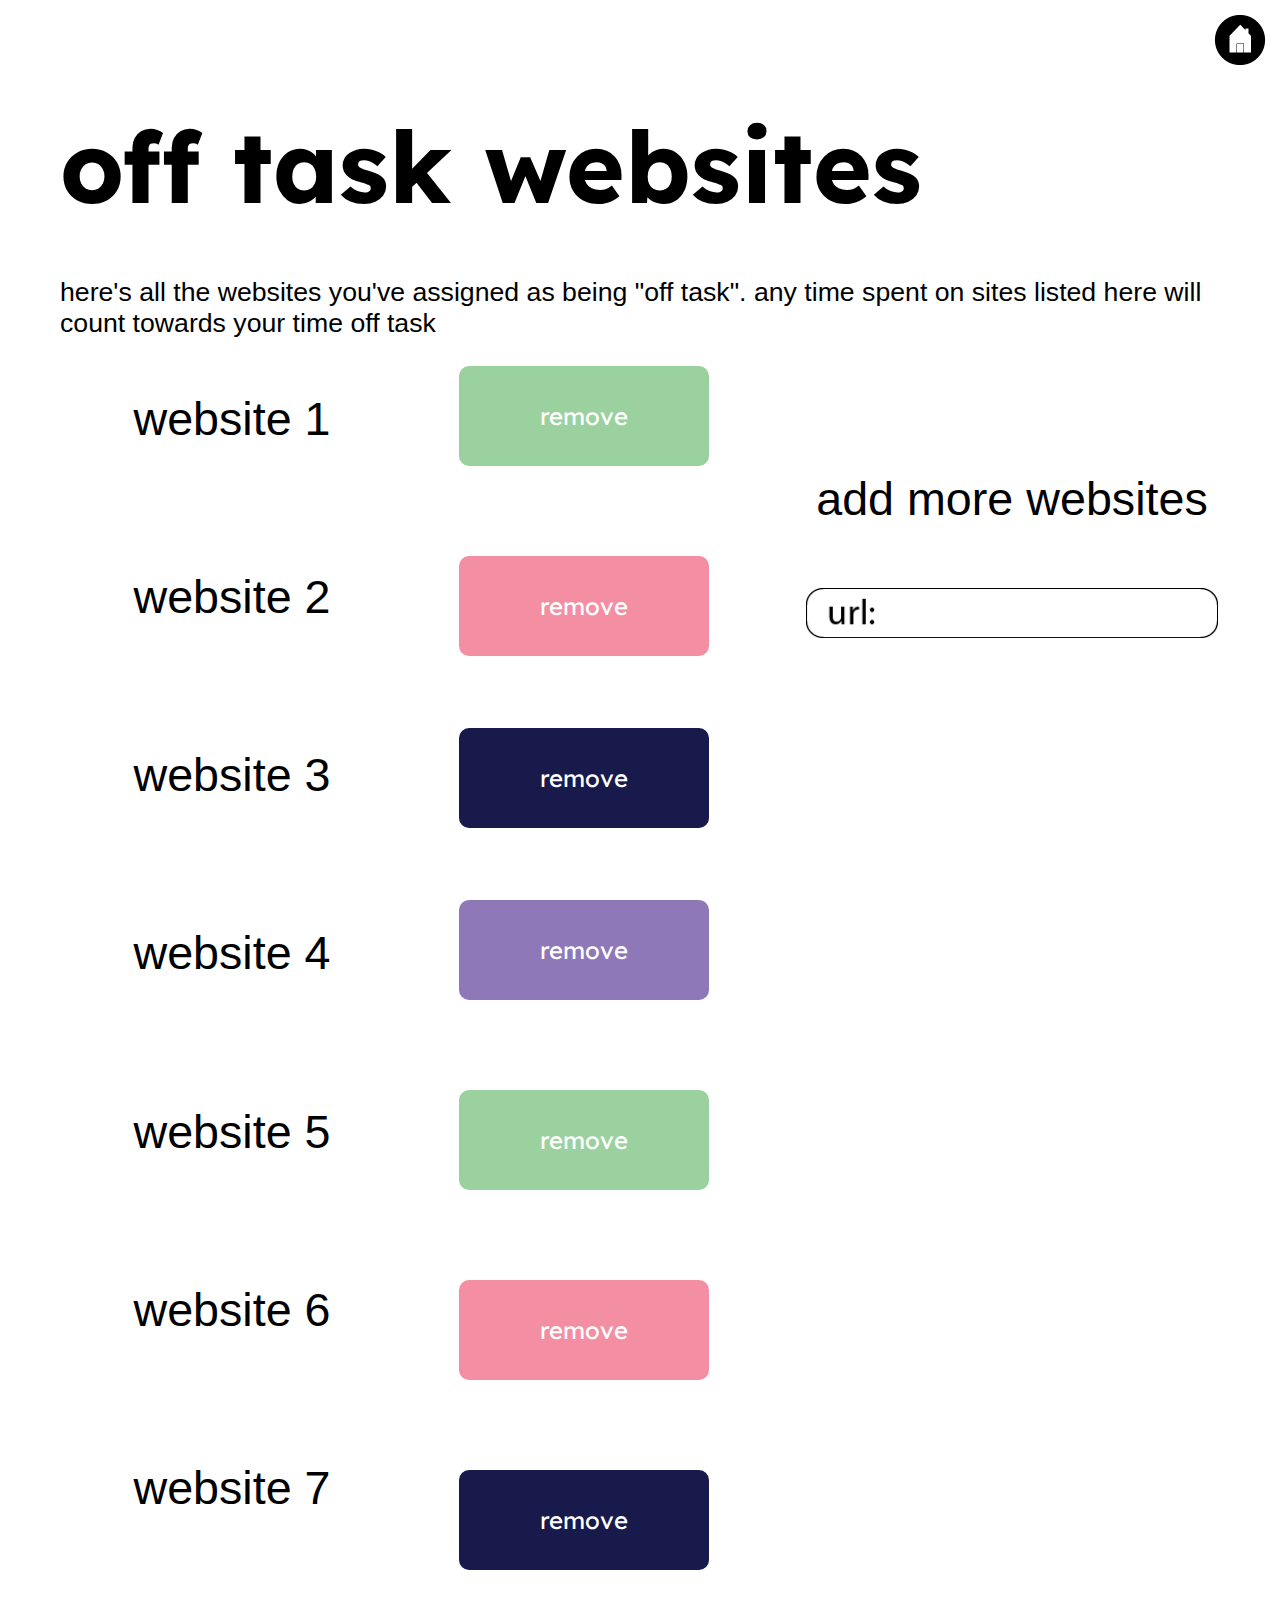
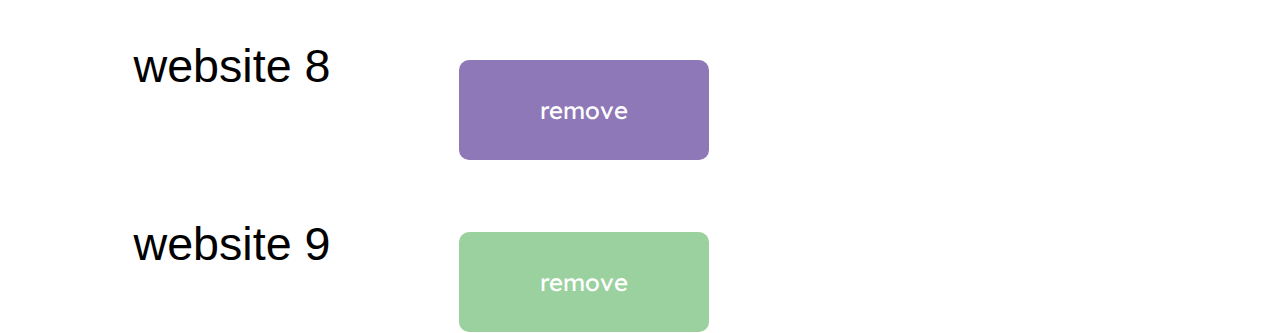
<file: blacklisted-sites.html>
<!DOCTYPE html>  <!-- it's an html doctument -->
<html lang="en">  <!-- the language is english -->
<head>
    <meta charset="UTF-8">
    <meta http-equiv="X-UA-Compatible" content="IE=edge">
    <meta name="viewport" content="width=device-width, initial-scale=1.0">
    <title>friends</title>

      <!-- additional fonts -->
      <link rel="preconnect" href="https://fonts.googleapis.com"> 
      <link rel="preconnect" href="https://fonts.gstatic.com" crossorigin> 
      <link href="https://fonts.googleapis.com/css2?family=Alfa+Slab+One&display=swap" rel="stylesheet"> <!--'Alfa Slab One' -->

      <link rel="preconnect" href="https://fonts.googleapis.com"> 
      <link rel="preconnect" href="https://fonts.gstatic.com" crossorigin> 
      <link href="https://fonts.googleapis.com/css2?family=Cormorant+SC:wght@700&display=swap" rel="stylesheet"> <!-- font-family: 'Cormorant SC', serif-->
      
      <link rel="preconnect" href="https://fonts.googleapis.com"> 
      <link rel="preconnect" href="https://fonts.gstatic.com" crossorigin> 
      <link href="https://fonts.googleapis.com/css2?family=Lexend:wght@300;500&display=swap" rel="stylesheet">  <!-- Lexend font  font-family: 'Lexend', sans-serif; -->

      <!-- changhing the space between lines-->
      <link rel="stylesheet" href = "css/style.css" >

</head>

<body>
    <header> 
        <nav> </nav>
        <nav>
          <a href="index.html"> <img src="img/home-button.png" alt="home button" style="width:50px; height:50px;"> </a> </nav>
    </header>
      <main> 
          <section class="fade-in"> <h1>off task websites</h1> </section>
          <section class="fade-in"> <p>here's all the websites you've assigned as being "off task". any time spent on sites listed here will count towards your time off task</p> </section>
          <section class="fade-in">
            <h4>website 1</h4>
            <h4>website 2</h4>
            <h4>website 3 </h4>
            <h4>website 4</h4>
            <h4>website 5</h4>
            <h4>website 6</h4>
            <h4>website 7</h4>
            <h4>website 8</h4>
            <h4>website 9</h4>
        </section>
         <section class="fade-in">
            <br>
            <br>
        <button type="button" style="background-color:#9BD19F">remove</button>
        <br>
        <br>
        <br>
        <br>
        <br>
        <button type="button" style="background-color:#F48EA2">remove</button>
        <br>
        <br>
        <br>
        <br>
        <button type="button" style="background-color:#171a4b">remove</button>
        <br>
        <br>
        <br>
        <br>
        <button type="button" style="background-color:#8E78B7">remove</button>
        <br>
        <br>
        <br>
        <br>
        <br>
        <button type="button" style="background-color:#9BD19F">remove</button>
        <br>
        <br>
        <br>
        <br>
        <br>
        <button type="button" style="background-color:#F48EA2">remove</button>
        <br>
        <br>
        <br>
        <br>
        <br>
        <button type="button" style="background-color:#171a4b">remove</button>
        <br>
        <br>
        <br>
        <br>
        <br>
        <button type="button" style="background-color:#8E78B7">remove</button>
        <br>
        <br>
        <br>
        <br>
        <button type="button" style="background-color:#9BD19F">remove</button>
    </section>
         <section class="fade-in"> 
            <h4>add more websites</h4>
            <img src="img/url.png" alt="email address" style="height:50px;">
        </section>
         <section class="fade-in"> </section>
      </main>
  </body>
  </html>
</file>
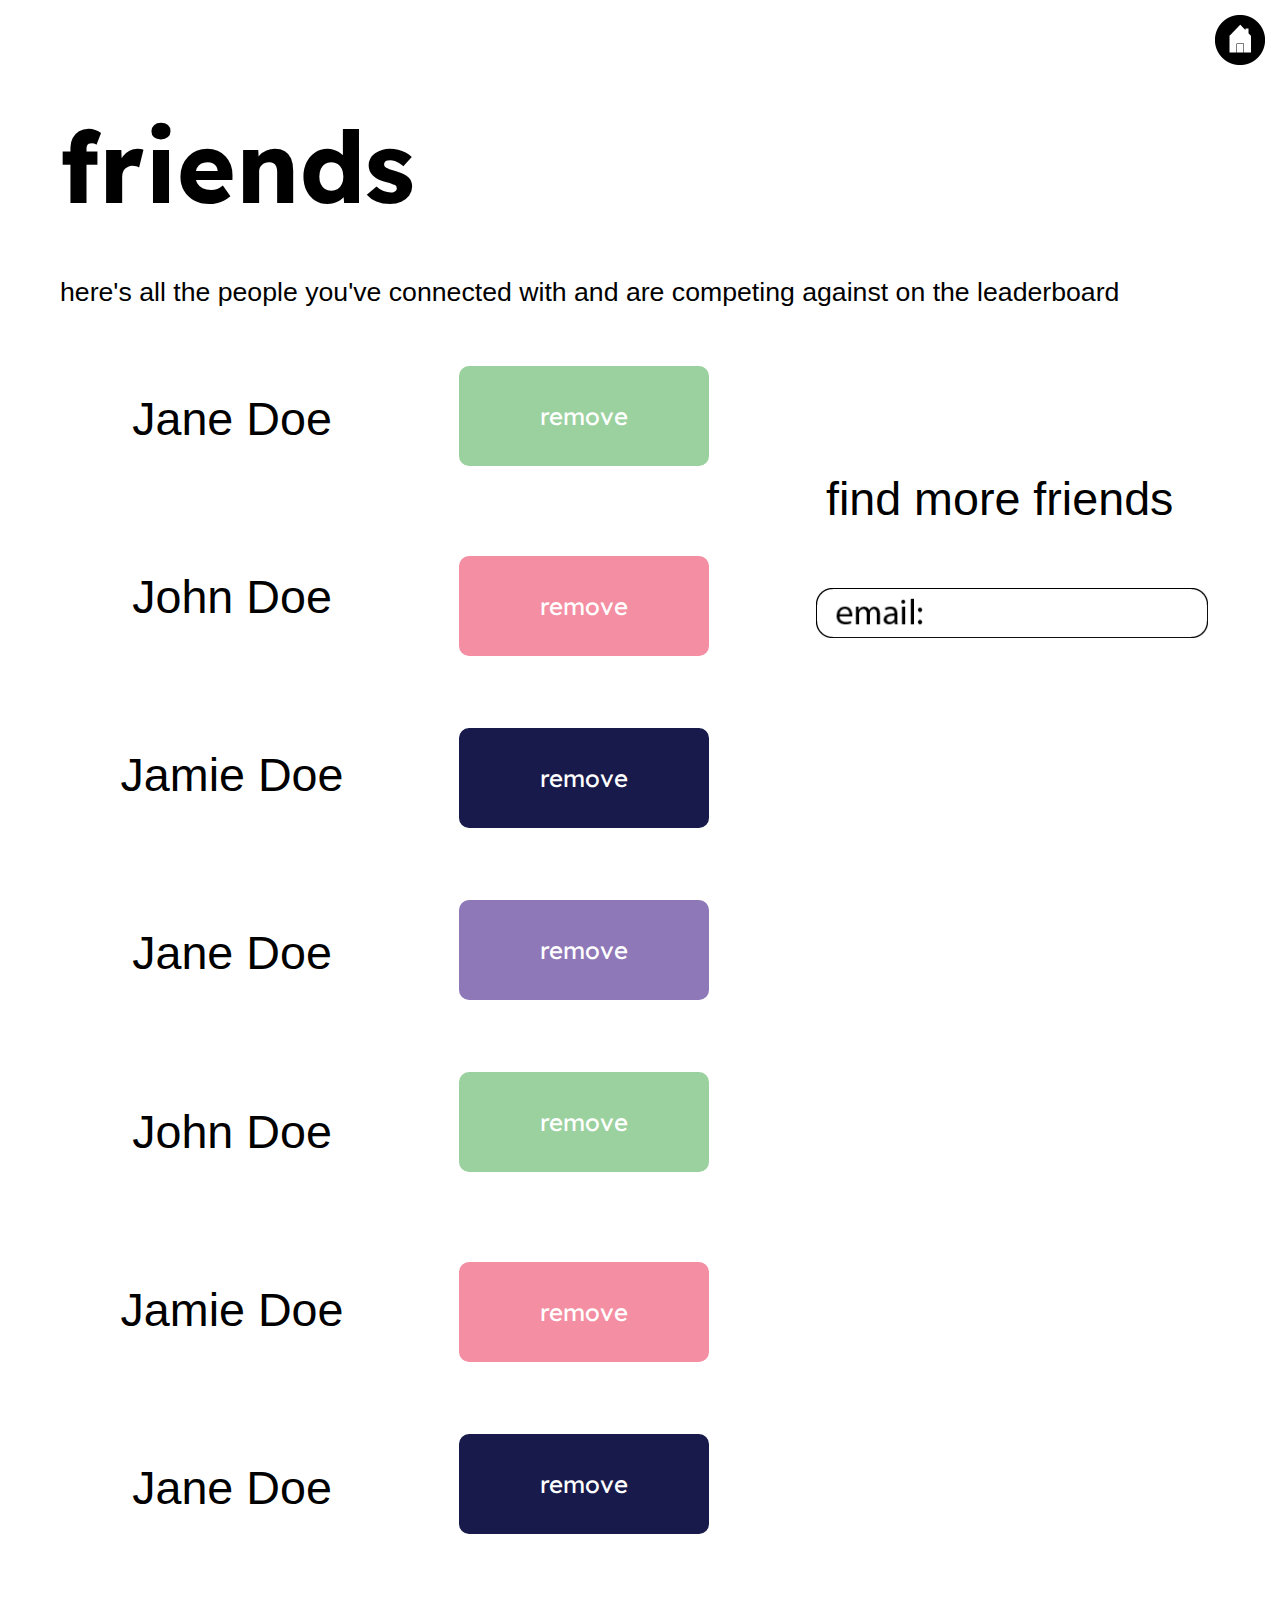
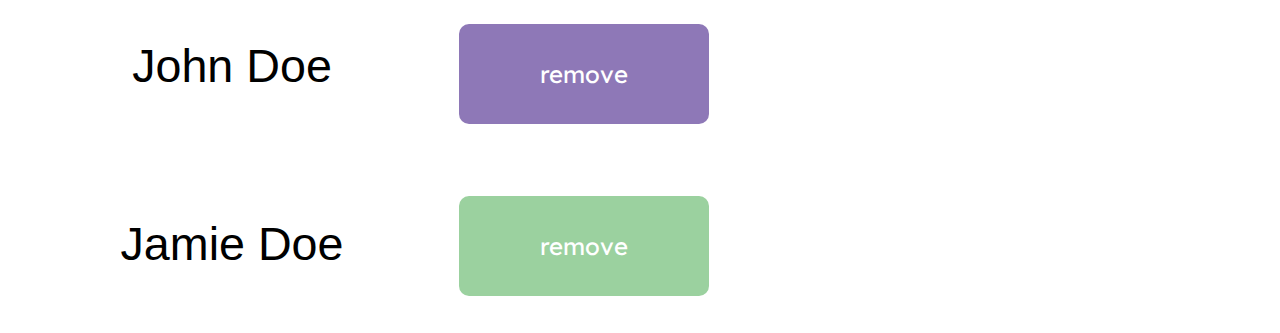
<file: friends.html>
<!DOCTYPE html>  <!-- it's an html doctument -->
<html lang="en">  <!-- the language is english -->
<head>
    <meta charset="UTF-8">
    <meta http-equiv="X-UA-Compatible" content="IE=edge">
    <meta name="viewport" content="width=device-width, initial-scale=1.0">
    <title>friends</title>

      <!-- additional fonts -->
      <link rel="preconnect" href="https://fonts.googleapis.com"> 
      <link rel="preconnect" href="https://fonts.gstatic.com" crossorigin> 
      <link href="https://fonts.googleapis.com/css2?family=Alfa+Slab+One&display=swap" rel="stylesheet"> <!--'Alfa Slab One' -->

      <link rel="preconnect" href="https://fonts.googleapis.com"> 
      <link rel="preconnect" href="https://fonts.gstatic.com" crossorigin> 
      <link href="https://fonts.googleapis.com/css2?family=Cormorant+SC:wght@700&display=swap" rel="stylesheet"> <!-- font-family: 'Cormorant SC', serif-->
      
      <link rel="preconnect" href="https://fonts.googleapis.com"> 
      <link rel="preconnect" href="https://fonts.gstatic.com" crossorigin> 
      <link href="https://fonts.googleapis.com/css2?family=Lexend:wght@300;500&display=swap" rel="stylesheet">  <!-- Lexend font  font-family: 'Lexend', sans-serif; -->

      <!-- changhing the space between lines-->
      <link rel="stylesheet" href = "css/style.css" >

</head>

<body>
    <header> 
        <nav> </nav>
        <nav>
          <a href="index.html"> <img src="img/home-button.png" alt="home button" style="width:50px; height:50px;"> </a> </nav>
    </header>
      <main> 
          <section class="fade-in"> <h1>friends</h1> </section>
          <section class="fade-in"> <p>here's all the people you've connected with and are competing against on the leaderboard</p> </section>
          <section class="fade-in">
            <h4>Jane Doe</h4>
            <h4>John Doe</h4>
            <h4>Jamie Doe  </h4>
            <h4>Jane Doe</h4>
            <h4>John Doe</h4>
            <h4>Jamie Doe  </h4>
            <h4>Jane Doe</h4>
            <h4>John Doe</h4>
            <h4>Jamie Doe  </h4>
        </section>
         <section class="fade-in">
            <br>
            <br>
        <button type="button" style="background-color:#9BD19F">remove</button>
        <br>
        <br>
        <br>
        <br>
        <br>
        <button type="button" style="background-color:#F48EA2">remove</button>
        <br>
        <br>
        <br>
        <br>
        <button type="button" style="background-color:#171a4b">remove</button>
        <br>
        <br>
        <br>
        <br>
        <button type="button" style="background-color:#8E78B7">remove</button>
        <br>
        <br>
        <br>
        <br>
        <button type="button" style="background-color:#9BD19F">remove</button>
        <br>
        <br>
        <br>
        <br>
        <br>
        <button type="button" style="background-color:#F48EA2">remove</button>
        <br>
        <br>
        <br>
        <br>
        <button type="button" style="background-color:#171a4b">remove</button>
        <br>
        <br>
        <br>
        <br>
        <br>
        <button type="button" style="background-color:#8E78B7">remove</button>
        <br>
        <br>
        <br>
        <br>
        <button type="button" style="background-color:#9BD19F">remove</button>
    </section>
         <section class="fade-in"> 
            <h4>find more friends</h4>
            <img src="img/email.png" alt="email address" style="height:50px;">
        </section>
         <section class="fade-in"> </section>
      </main>
  </body>
  </html>
</file>
<file: css/style.css>
body {
  margin: 0;
  padding: 0;
  background-color: white;
  height: 100vh;  /*define an actual height*/
  width: 100vw;
  display: grid;
  grid-template-columns: auto;
  grid-template-rows: 80px auto;
  grid-template-areas: 
      "header"
      "main";
}

.fade-in {
  animation: fadeIn 0.5s;
}

@keyframes fadeIn {
  from {
    opacity: 0;
  }

  to {
    opacity: 1;
  }
}

header {
  grid-area: header;
  background-color: white;
  display: grid;
  grid-template-columns: auto 80px;
  grid-template-rows: auto;
  grid-template-areas: 
      "aside1 nav";
}
nav:nth-of-type(1) {
  grid-area: aside1;
}
nav:nth-of-type(2) {
  grid-area: nav;
  margin: 15px;
  align-items: flex-end;
  justify-items: flex-end;
}

main {
  grid-area: main;
  background-repeat: no-repeat;
  background-size: cover;
  background-color: white;
  text-align: left;
  background-position: 50% 50%;
  display: grid;
  grid-template-columns: 40px 30% 25% auto;
  grid-template-rows: 170px 80px auto;
  grid-template-areas: 
      "nothing title title title"
      "nothing subtitle subtitle subtitle"
      "nothing text info button";
}

section {
  display: flex;
}

section:nth-of-type(1) {
  grid-area: title;
  /* overflow: hidden; */
  align-items: center;
  justify-items: center;
} 

section:nth-of-type(2) {
  grid-area: subtitle;
  align-items: right;
  justify-items: center;
}

section:nth-of-type(3) {
  grid-area: text;
  /* padding-left: 10px; */
  flex-direction: column;
  align-items: center;
  justify-items: center;
}

section:nth-of-type(4) {
  grid-area: info;
  flex-direction: column;
  align-items: center;
  justify-items: center;
}

section:nth-of-type(5) {
  grid-area: button;
  flex-direction: column;
  /* align-self: center; */
  justify-self: center;
  padding-top: 80px;
  /* padding-left: 3vw;
  padding-right: 3vw; */
}

section:nth-of-type(6) {
  grid-area: nothing;
} 

H1{ 
  line-height: auto;
  text-align: left;
  padding-top: 20px;
  padding-bottom: 20px;
  padding-left: 20px;
  padding-right: 20px;
  font-family: 'Lexend', sans-serif;
  font-size:100px;
  color: black;
}

H2{ 
  line-height: auto;
  text-align: left;
  /* padding-top: 20px; */
  padding-bottom: 20px;
  /* padding-left: 90px; */
  padding-right: 20px;
  /* padding-top: 10px; */
  font-family: gimlet-display, serif;
  font-weight: 400;
  font-style: italic;
  font-size: 60;
  transform:scale(1.5,3);
  /* font-family: 'Lexend', sans-serif;
  font-size:50px; */
  color: black;
}

h3 {
  line-height: auto;
  padding-left: 10px;
  text-align: left;
  padding-right: 10px;
  font-family: bilo,sans-serif;
  font-weight: 300;
  font-style: normal;
  font-size: 40pt;
  /* font-family: 'Lexend', sans-serif;
  font-size:28px; */
  color: black;
}

h4 {
  line-height: auto;
  padding-left: 10px;
  text-align: left;
  padding-right: 10px;
  padding-top: 0px;
  font-family: bilo,sans-serif;
  font-weight: 300;
  font-style: normal;
  font-size: 35pt;
  /* font-family: 'Lexend', sans-serif;
  font-size:28px; */
  color: black;
}

p {
  line-height: auto;
  padding-left: 20px;
  text-align: left;
  padding-right: 10px;
  font-family: bilo,sans-serif;
  font-weight: 300;
  font-style: normal;
  font-size: 20pt;
  /* font-family: 'Lexend', sans-serif;
  font-size:28px; */
  color: black;
}

button {
  /* background-color: #F7BC77; */
  border: 5px;
  color: white;
  text-align: center;
  text-decoration: none;
  width: 250px;
  height: 100px;
  border-radius: 10px;
  display: inline-block;
  font-size: 24px;
  font-family: 'Lexend', sans-serif;
  /* align-self: center;
  justify-self: center; */
}

button:hover {
  box-shadow: 0 12px 16px 0 rgba(0,0,0,0.24), 0 17px 50px 0 rgba(0,0,0,0.19);
  transition: 0.3s;
  filter: brightness(115%);
}
</file>
